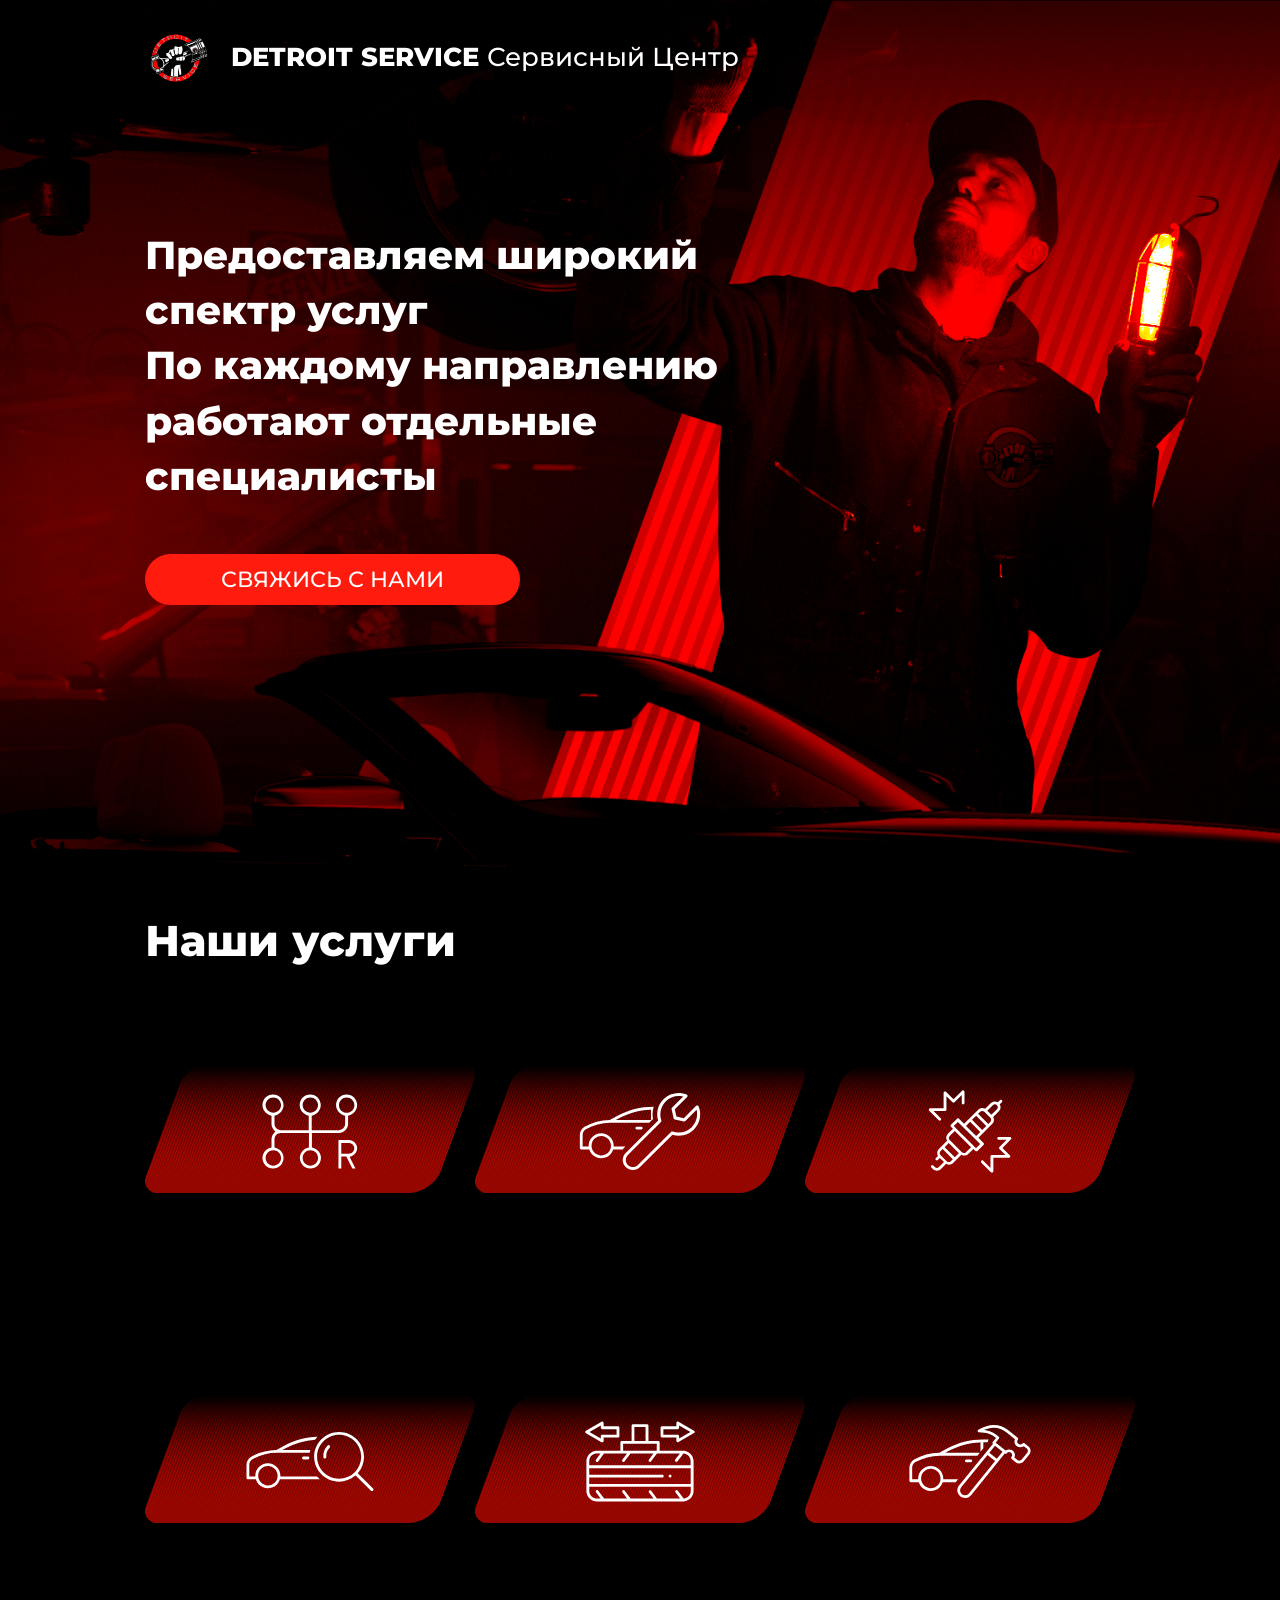
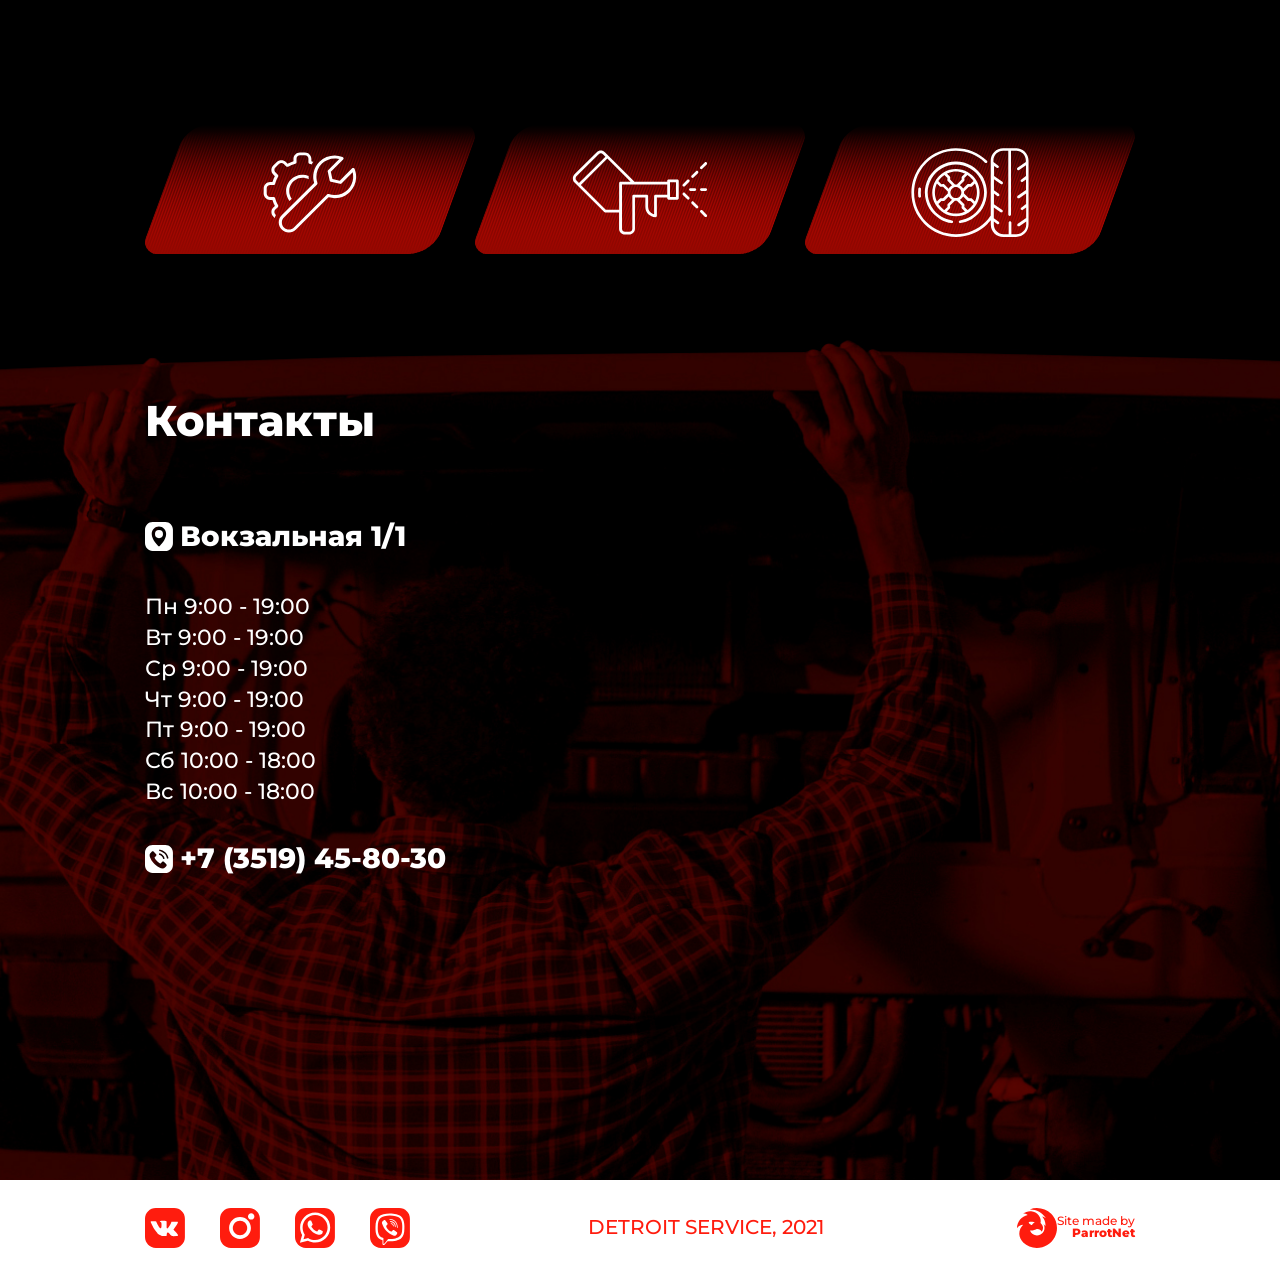
<file: index.html>
<!-- Сообщаем браузеру как стоит обрабатывать эту страницу -->
<!DOCTYPE html>
<!-- Оболочка документа, указываем язык содержимого -->
<html lang="ru">
<!-- Заголовок страницы, контейнер для других важных данных (не отображается) -->

<head>
   <!-- Заголовок страницы в браузере -->
   <title>Автосервис</title>
   <!-- Подключаем CSS -->
   <link rel="stylesheet" href="css/style.css" />
   <link rel="preconnect" href="https://fonts.googleapis.com">
   <link rel="preconnect" href="https://fonts.gstatic.com" crossorigin>
   <link href="https://fonts.googleapis.com/css2?family=Montserrat:wght@500;800&display=swap" rel="stylesheet">
   <!-- Кодировка страницы -->
   <meta http-equiv="Content-type" content="text/html;charset=UTF-8" />
   <meta name="viewport" content="width=device-width">
   <title>Hide content until loaded with CSS</title>
   <style type="text/css" media="screen">
      .hide-single-child> :only-child {
         display: none;
      }
   </style>
</head>

<body>
   <div class='hide-single-child'>
      <script>
      </script>
      <div class="vse">
         <main class="content">
            <div class="hi">
               <header class="header">
                  <div class="container">
                     <div class="header__flex">
                        <div class="header__logo"><img src="image/Logo.svg" alt=></div>
                        <div class="header__text">DETROIT SERVICE <span class="ht">Сервисный Центр </span></div>
                     </div>
                  </div>
               </header>
               <div class="container">
                  <div class="hi__flex">
                     <div class="hi__text">
                        <p class="pht">Предоставляем широкий</p>
                        <p class="pht">спектр услуг</p>
                        <p class="pht">По каждому направлению</p>
                        <p class="pht"> работают отдельные</p>
                        <p class="pht">специалисты</p>
                     </div>
                     <a href="#popup" class="hi__btn popup-link">Свяжись с нами</a>
                  </div>
               </div>
            </div>
            <div class="service">
               <div class="container">
                  <div class="service__title">
                     <h2>Наши услуги</h2>
                  </div>
                  <div class="service__flex">
                     <div class="service__line">
                        <div class="service__icon icon__1" onclick="">
                           <div class="icon">
                              <p class="picon">Ремонт и обслуживание АКПП, МКПП ,CVT ,Power Shift , DSG , РКПП</p>
                           </div>
                        </div>
                        <div class="service__icon icon__2" onclick="">
                           <div class="icon">
                              <p class="picon">Ремонт автомобилей (иномарок)</p>
                           </div>
                        </div>
                        <div class="service__icon icon__3" onclick="">
                           <div class="icon">
                              <p class="picon">Запасные части для автомобилей</p>
                           </div>
                        </div>
                     </div>
                     <div class="service__line">
                        <div class="service__icon icon__4" onclick="">
                           <div class="icon">
                              <p class="picon">Профессиональная диагностика всех систем автомобиля</p>
                           </div>
                        </div>
                        <div class="service__icon icon__5" onclick="">
                           <div class="icon">
                              <p class="picon">Регулировка развал-схождения</p>
                           </div>
                        </div>
                        <div class="service__icon icon__6" onclick="">
                           <div class="icon">
                              <p class="picon">Кузовной ремонт</p>
                           </div>
                        </div>
                     </div>
                     <div class="service__line">
                        <div class="service__icon icon__7" onclick="">
                           <div class="icon">
                              <p class="picon">Техническое обслуживание</p>
                           </div>
                        </div>
                        <div class="service__icon icon__8" onclick="">
                           <div class="icon">
                              <p class="picon">Покрасочные работы</p>
                           </div>
                        </div>
                        <div class="service__icon icon__9" onclick="">
                           <div class="icon">
                              <p class="picon">Шиномонтаж</p>
                           </div>
                        </div>
                     </div>
                  </div>
               </div>
            </div>
            <div class="contacts">
               <div class="container">
                  <div class="contacts__title">
                     <h2>Контакты</h2>
                  </div>
                  <div class="contacts__flex">
                     <div class="contacts__text">
                        <div class="contacts__address">Вокзальная 1/1</div>
                        <ul class="cotacts__time">
                           <li>Пн 9:00 - 19:00</li>
                           <li>Вт 9:00 - 19:00</li>
                           <li>Ср 9:00 - 19:00</li>
                           <li>Чт 9:00 - 19:00</li>
                           <li>Пт 9:00 - 19:00</li>
                           <li>Сб 10:00 - 18:00</li>
                           <li>Вс 10:00 - 18:00</li>
                        </ul>
                        <div class="contacts__number">+7 (3519) 45-80-30</div>
                     </div>
                     <div class="map"><iframe
                           src="https://yandex.ru/map-widget/v1/?um=constructor%3Ad5e30ade80e82143cdf98462c4c5a0088d9d07d9dfb1532520f8fbbb2a6de8be&amp;source=constructor"
                           width="100%" height="100%" frameborder="0" style="border-radius: 25px;"></iframe>
                     </div>
                  </div>
               </div>
            </div>
         </main>
         <footer class="footer">
            <div class="container">
               <div class="footer__flex">
                  <div class="footer__media">
                     <a href="https://vk.com/detroitmgn" class="footer__icon"><img src="image/vk.svg" alt=></a>
                     <a href="https://www.instagram.com/detroit_service_mgn/" class="footer__icon"><img
                           src="image/instagram.svg" alt=></a>
                     <a href="https://wa.me/79128058030" class="footer__icon"><img src="image/whatsapp.svg" alt=></a>
                     <a href="https://viber.click/79128058030" class="footer__icon"><img src="image/viber.svg" alt=></a>
                  </div>
                  <div class="footer__detroiit">DETROIT SERVICE, 2021</div>
                  <div class="footer__parrot">
                     <a href="https://www.instagram.com/parrotnet.ru/" class="footer__devel">
                        <div class="footer__icon"><img src="image/phoenix3.svg" alt=></div>
                        <div class="footer__name">
                           <p class="p__made">Site made by</p>
                           <p class="p__name">ParrotNet</p>
                        </div>
                     </a>
                  </div>
               </div>
            </div>
         </footer>
      </div>
      <div id="popup" class="popup">
         <div class="popup__body">
            <div class="popup__content">
               <a href="#" class="popup__close close-popup">X</a>
               <form action="#" method="post" enctype="multipart/form-data" class="popup__form">
                  <input type="hidden" name="project_name" value="DetroitService">
                  <input type="hidden" name="admin_email" value="chuprov1999@gmail.com">
                  <input type="hidden" name="form_subject" value="Заказ звонка">
                  <div class="popup__title">Обратный звонок</div>
                  <p class="popup__p">Ваше имя</p>
                  <input type="text" name="Имя" value="" required />
                  <p class="popup__p">Ваш номер</p>
                  <input type="tel" name="Телефон" required />
                  <button class="popup__btn" type="submit">Отправить</button>
               </form>
            </div>
         </div>
      </div>
   </div>
   <script src="https://ajax.googleapis.com/ajax/libs/jquery/3.6.0/jquery.min.js"></script>
   <script src="js/script.js"></script>
   <script src="js/popups.js"></script>
</body>

</html>
</file>
<file: css/style.css>
* {
   padding: 0;
   margin: 0;
   border: 0;
}
*,
*:before,
*:after {
   -moz-box-sizing: border-box;
   -webkit-box-sizing: border-box;
   box-sizing: border-box;
}
:focus,
:active {
   outline: none;
}
a:focus,
a:active {
   outline: none;
}

nav,
footer,
header,
aside {
   display: block;
}

html,
body {
   height: 100%;
   width: 100%;
   font-size: 100%;
   line-height: 1;
   font-size: 14px;
   -ms-text-size-adjust: 100%;
   -moz-text-size-adjust: 100%;
   -webkit-text-size-adjust: 100%;
}
body.lock {
   overflow: hidden;
}
input,
button,
textarea {
   font-family: inherit;
}

input::-ms-clear {
   display: none;
}
button {
   cursor: pointer;
}
button::-moz-focus-inner {
   padding: 0;
   border: 0;
}
a,
a:visited {
   text-decoration: none;
}
a:hover {
   text-decoration: none;
}
ul li {
   list-style: none;
}
img {
   vertical-align: top;
}

h1,
h2,
h3,
h4,
h5,
h6 {
   font-size: inherit;
   font-weight: 400;
}

html,
body {
   height: 100%;
   font-size: 30px;
   font-family: "Montserrat", sans-serif;
   font-weight: 800;
   background-color: #000000;
   color: #ffffff;
}

.container {
   max-width: 1650px;
   height: 100%;
   margin: 0 auto;
   padding: 0 30px;
}
@media (max-width: 1650px) {
   .container {
      max-width: 1360px;
   }
}
@media (max-width: 1426px) {
   .container {
      max-width: 1120px;
   }
}
@media (max-width: 1340px) {
   .container {
      max-width: 1050px;
   }
}
@media (max-width: 1084px) {
   .container {
      max-width: 830px;
   }
}
@media (max-width: 992px) {
   .container {
      max-width: 750px;
   }
}
@media (max-width: 768px) {
   .container {
      max-width: none;
   }
}
.vse {
   min-height: 100vh;
   display: flex;
   flex-direction: column;
   overflow: hidden;
}
.hi {
   background: url("../image/fon1.jpg") center no-repeat;
   -webkit-background-size: cover;
   background-size: cover;
   background-position: bottom;
   width: 100%;
   min-height: 100vh;
   max-height: 1080px;
}
.header {
   color: #fff;
   padding: 24px 0 0 0;
   margin: 0 0 15.28vh 0;
   text-align: center;
}
.header__flex {
   display: flex;
   align-items: center;
   max-height: 105px;
}
.header__logo {
   flex: 0 0 6.7%;
   max-width: 105px;
   min-width: 60px;
}
.header__text {
   flex: 0 1 93.3%;
   text-align: left;
   line-height: calc(27, 7px + 9 * (100vw / 1650));
   margin-left: 2%;
   font-size: calc(14px + 16 * (100vw / 1650));
}
.ht {
   font-weight: 500;
   white-space: nowrap;
}
.content {
   flex: 1 1 auto;
}
.hi__flex {
   display: flex;
   flex-direction: column;
}
.hi__text {
   line-height: calc(18px + 48 * (100vw / 1650));
   text-align: center;
   color: #fff;
   margin: 0 0 5.56vh 0;
   font-size: calc(9px + 39 * (100vw / 1650));
   width: 82.2vw;
   max-width: 1000px;
}
.pht {
   white-space: nowrap;
}
p {
   text-align: left;
}
.hi__btn {
   text-transform: uppercase;
   text-align: center;
   background-color: #ff1c0e;
   max-width: 375px;
   line-height: calc(29px + 28 * (100vw / 1650));
   border-radius: 30px;
   color: #fff;
   font-weight: 500;
   font-size: calc(14px + 10 * (100vw / 1650));
   transition: all 0.5s ease 0s;
}
.hi__btn:hover {
   opacity: 0.5;
}
.service {
   width: 100%;
   height: 1040px;
   padding: 10px 0;
}
.service__title {
}
.service__flex {
   display: flex;
   flex-direction: column;
   height: 100%;
   padding-bottom: 28px;
}
h2 {
   font-weight: 800;
   font-size: calc(24px + 24 * (100vw / 1650));
   margin: 10px 0 0 0;
}
.service__line {
   display: flex;
   flex: 0 0 33.333%;
   flex-wrap: wrap;
}
.service__icon {
   flex: 0 0 33.333%;
   margin: 0 auto;
   text-align: center;
   min-width: 191px;
   min-height: 109px;
}
.icon__1 {
   background: url("../image/1.svg") center no-repeat;
}
.icon__2 {
   background: url("../image/2.svg") center no-repeat;
}
.icon__3 {
   background: url("../image/3.svg") center no-repeat;
}
.icon__4 {
   background: url("../image/4.svg") center no-repeat;
}
.icon__5 {
   background: url("../image/5.svg") center no-repeat;
}
.icon__6 {
   background: url("../image/6.svg") center no-repeat;
}
.icon__7 {
   background: url("../image/7.svg") center no-repeat;
}
.icon__8 {
   background: url("../image/8.svg") center no-repeat;
}
.icon__9 {
   background: url("../image/9.svg") center no-repeat;
}
.icon {
   background: url("../image/BackIcon2.svg") center no-repeat;
   opacity: 0;
   width: 100%;
   height: 100%;
   display: flex;
   justify-content: center;
   align-items: center;
   color: #000;
   transition: all 1s ease 0s;
}
.picon {
   line-height: 24, 38px;
   font-weight: 500;
   font-size: calc(12px + 8 * (100vw / 1650));
   text-align: center;
   width: 75%;
}
.icon:hover {
   opacity: 1;
}
.contacts {
   background: url("../image/fon2.jpg") center no-repeat;
   -webkit-background-size: cover;
   background-size: cover;
   background-position: top;
   width: 100%;
   height: 840px;
}
.contacts__title {
   padding-top: 50px;
}
.contacts__flex {
   padding-top: 50px;
   display: flex;
   justify-content: space-between;
   align-items: center;
   flex-wrap: wrap;
}
.contacts__text {
   flex: 0 1 40%;
   text-align: left;
}
.contacts__address {
   background: url("../image/Location.svg") left no-repeat;
   padding-left: 35px;
   font-size: calc(23px + 7 * (100vw / 1650));
   white-space: nowrap;
}
.cotacts__time {
   padding: 4.66vh 0 4.18vh 0;
   font-weight: 500;
   font-size: calc(16px + 8 * (100vw / 1650));
   line-height: calc(23px + 10 * (100vw / 1650));
}
.contacts__number {
   background: url("../image/TelePhone.svg") left no-repeat;
   padding-left: 35px;
   font-size: calc(20px + 10 * (100vw / 1650));
   white-space: nowrap;
}
.map {
   flex: 1 1 60%;
   align-items: stretch;
   padding: 10px 0;
   height: 32.03vw;
   min-height: 350px;
   max-height: 595px;
}
.footer {
   background-color: #ffffff;
   color: #ff1c0e;
   font-weight: 500;
}
.footer__flex {
   display: flex;
   justify-content: space-between;
   padding: 28px 0;
   align-items: stretch;
}
.footer__media {
   display: flex;
   flex: 0 0 33.333%;
}
.footer__icon {
   flex: 0 1 25%;
   text-align: left;
   margin: 0 10.6% 0 0;
   min-width: 10px;
   max-width: 40px;
}
.footer__icon:last-child {
   margin: 0;
}
.footer__detroiit {
   font-size: calc(6px + 18 * (100vw / 1650));
   flex: 0 0 46%;
   max-width: 510px;
   text-align: center;
   align-self: center;
   padding: 0 5px;
}
.footer__parrot {
   font-size: 14px;
   font-size: calc(4px + 10 * (100vw / 1650));
   flex: 0 0 20%;
   text-align: right;
}
.footer__devel {
   display: flex;
   align-items: center;
   justify-content: flex-end;
}
.footer__devel:visited {
   color: #ff1c0e;
}
.footer__name {
   margin: 0 0 0 -10.4%;
   color: #ff1c0e;
}
.footer__name:visited {
   color: #ff1c0e;
}
.p__name {
   text-align: right;
   font-weight: 800;
}
.popup {
   position: fixed;
   width: 100%;
   height: 100%;
   max-height: 2856px;
   background-color: rgba(0, 0, 0, 0.8);
   top: 0;
   left: 0;
   opacity: 0;
   visibility: hidden;
   overflow-y: auto;
   overflow-x: hidden;
   transition: all 1s ease 0s;
}
.popup.open {
   opacity: 1;
   visibility: visible;
}
.popup.open .popup__content {
   opacity: 1;
   transform: translate(0px, 0%) rotate(0deg);
}
.popup__body {
   min-height: 100%;
   display: flex;
   align-items: center;
   justify-content: center;
   padding: 30px 10px;
}
.popup__content {
   font-weight: 500;
   border-radius: 25px;
   background-color: #ffffff;
   color: #ff1c0e;
   width: 100%;
   max-width: 626px;
   padding: 30px;
   position: relative;
   transition: all 1s ease 0s;
   opacity: 0;
   transform: perspective(1000px) translate(0px, -100%) rotate(45deg);
}
.popup__close {
   position: absolute;
   right: 10px;
   top: 10px;
   font-size: calc(16px + 4 * (100vw / 1650));
   color: #ff1c0e;
   text-decoration: none;
   font-weight: 500;
}
.popup__form {
   display: flex;
   flex-direction: column;
}
.popup__title {
   padding: 0 0 14px 0;
   font-weight: 800;
   font-size: calc(16px + 14 * (100vw / 1650));
}
input {
   background-color: #ff1c0e;
   margin-bottom: 1.3vh;
   border-radius: 0px 25px 25px 25px;
   height: 4vh;
   color: #ffffff;
   font-weight: 800;
   font-size: calc(14px + 10 * (100vw / 1650));
   text-indent: 21px;
   text-transform: capitalize;
}
.popup__btn {
   color: #ffffff;
   font-weight: 500;
   font-size: 24px;
   border-radius: 25px;
   height: 5.47vh;
   background-color: #ff1c0e;
   margin: 1.2vh 0 0 0;
}
.popup__p {
   font-size: calc(16px + 8 * (100vw / 1650));
}
.p__made {
   white-space: nowrap;
}
a[href^="tel"] {
   color: inherit;
   text-decoration: none;
}
</file>
